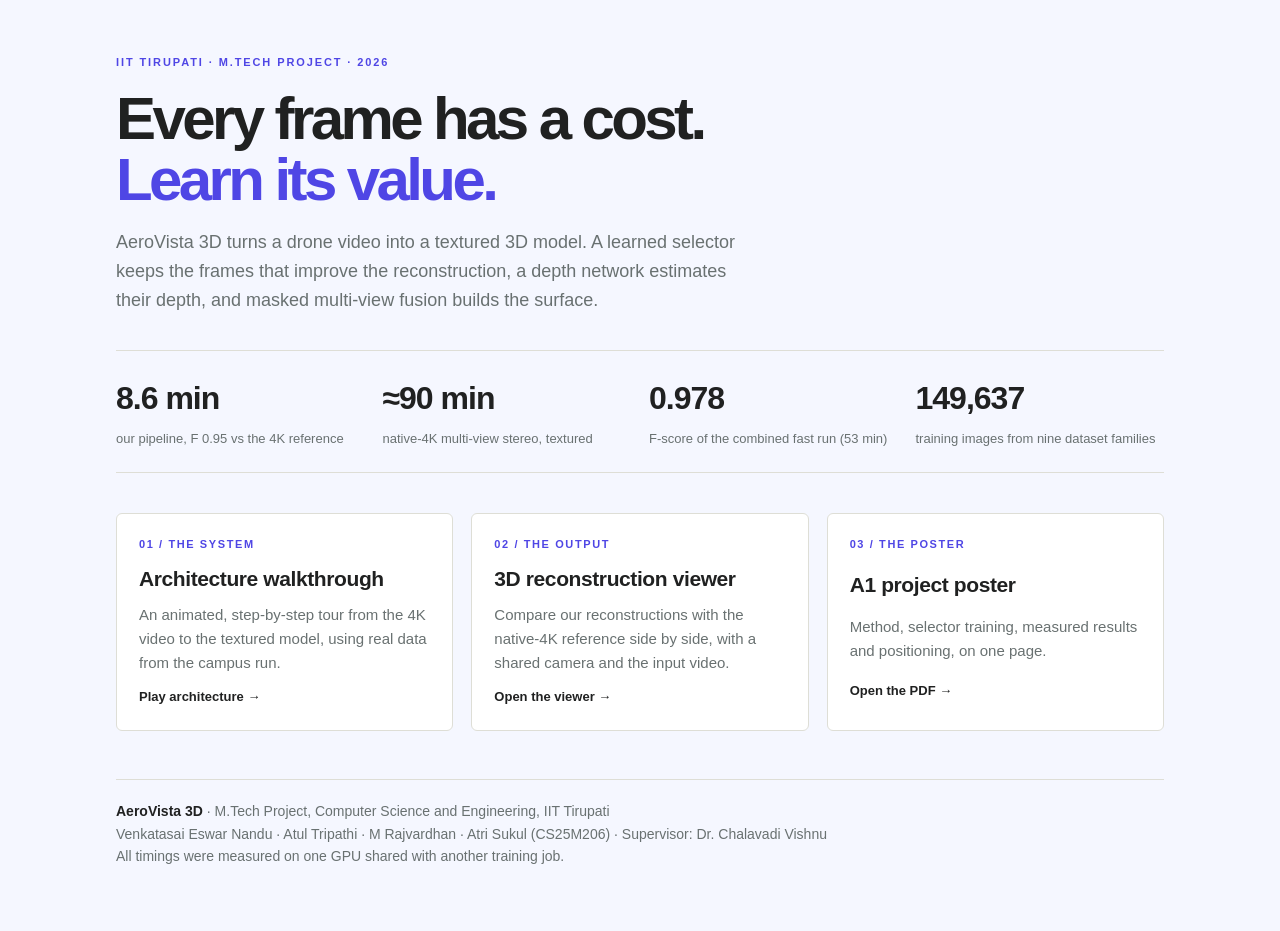
<file: legacy-index.html>
<!doctype html>
<html lang="en">
<head>
<meta charset="utf-8">
<meta name="viewport" content="width=device-width,initial-scale=1">
<title>AeroVista 3D</title>
<style>
:root{--ink:#202121;--muted:#697171;--paper:#f5f7ff;--wine:#4f46e5;--line:#deded6;--teal:#06b6d4}
*{box-sizing:border-box}
body{margin:0;background:var(--paper);color:var(--ink);font:16px/1.6 "Segoe UI",Arial,sans-serif}
.wrap{max-width:1080px;margin:0 auto;padding:48px max(16px,env(safe-area-inset-left,0px)) 64px}
.eyebrow{font-size:11px;font-weight:750;letter-spacing:1.9px;color:var(--wine);text-transform:uppercase}
h1{font-size:clamp(36px,6vw,60px);font-weight:650;letter-spacing:-.06em;line-height:1.02;margin:14px 0 18px}
h1 em{font-style:normal;color:var(--wine)}
.lead{color:var(--muted);max-width:62ch;margin:0 0 36px;font-size:18px}
.stats{display:grid;grid-template-columns:repeat(auto-fit,minmax(200px,1fr));gap:18px;border-top:1px solid var(--line);border-bottom:1px solid var(--line);padding:22px 0;margin-bottom:40px}
.stats b{display:block;font-size:32px;font-weight:600;letter-spacing:-1px}
.stats span{font-size:13px;color:var(--muted)}
.cards{display:grid;grid-template-columns:repeat(auto-fit,minmax(280px,1fr));gap:18px}
a.card{display:grid;gap:8px;text-decoration:none;color:inherit;background:#fff;border:1px solid var(--line);border-radius:6px;padding:22px}
a.card:hover{border-color:var(--wine)}
a.card:focus-visible{outline:2px solid var(--wine);outline-offset:3px}
.card .n{font-size:11px;font-weight:750;letter-spacing:1.6px;color:var(--wine)}
.card h2{margin:0;font-size:21px;font-weight:600;letter-spacing:-.4px}
.card p{margin:0;color:var(--muted);font-size:15px}
.card .go{font-size:13px;font-weight:650;margin-top:4px}
footer{margin-top:48px;padding-top:20px;border-top:1px solid var(--line);font-size:14px;color:var(--muted)}
footer strong{color:var(--ink)}
</style>
</head>
<body>
<div class="wrap">
  <span class="eyebrow">IIT Tirupati · M.Tech Project · 2026</span>
  <h1>Every frame has a cost.<br><em>Learn its value.</em></h1>
  <p class="lead">AeroVista 3D turns a drone video into a textured 3D model. A learned selector keeps the frames that improve the reconstruction, a depth network estimates their depth, and masked multi-view fusion builds the surface.</p>
  <div class="stats">
    <div><b>8.6 min</b><span>our pipeline, F 0.95 vs the 4K reference</span></div>
    <div><b>≈90 min</b><span>native-4K multi-view stereo, textured</span></div>
    <div><b>0.978</b><span>F-score of the combined fast run (53 min)</span></div>
    <div><b>149,637</b><span>training images from nine dataset families</span></div>
  </div>
  <div class="cards">
    <a class="card" href="architecture/"><span class="n">01 / THE SYSTEM</span><h2>Architecture walkthrough</h2><p>An animated, step-by-step tour from the 4K video to the textured model, using real data from the campus run.</p><span class="go">Play architecture →</span></a>
    <a class="card" href="viewer/"><span class="n">02 / THE OUTPUT</span><h2>3D reconstruction viewer</h2><p>Compare our reconstructions with the native-4K reference side by side, with a shared camera and the input video.</p><span class="go">Open the viewer →</span></a>
    <a class="card" href="poster/poster_AeroVista 3D.pdf"><span class="n">03 / THE POSTER</span><h2>A1 project poster</h2><p>Method, selector training, measured results and positioning, on one page.</p><span class="go">Open the PDF →</span></a>
  </div>
  <footer><strong>AeroVista 3D</strong> · M.Tech Project, Computer Science and Engineering, IIT Tirupati<br>Venkatasai Eswar Nandu · Atul Tripathi · M Rajvardhan · Atri Sukul (CS25M206) · Supervisor: Dr. Chalavadi Vishnu<br>All timings were measured on one GPU shared with another training job.</footer>
</div>
</body>
</html>
</file>
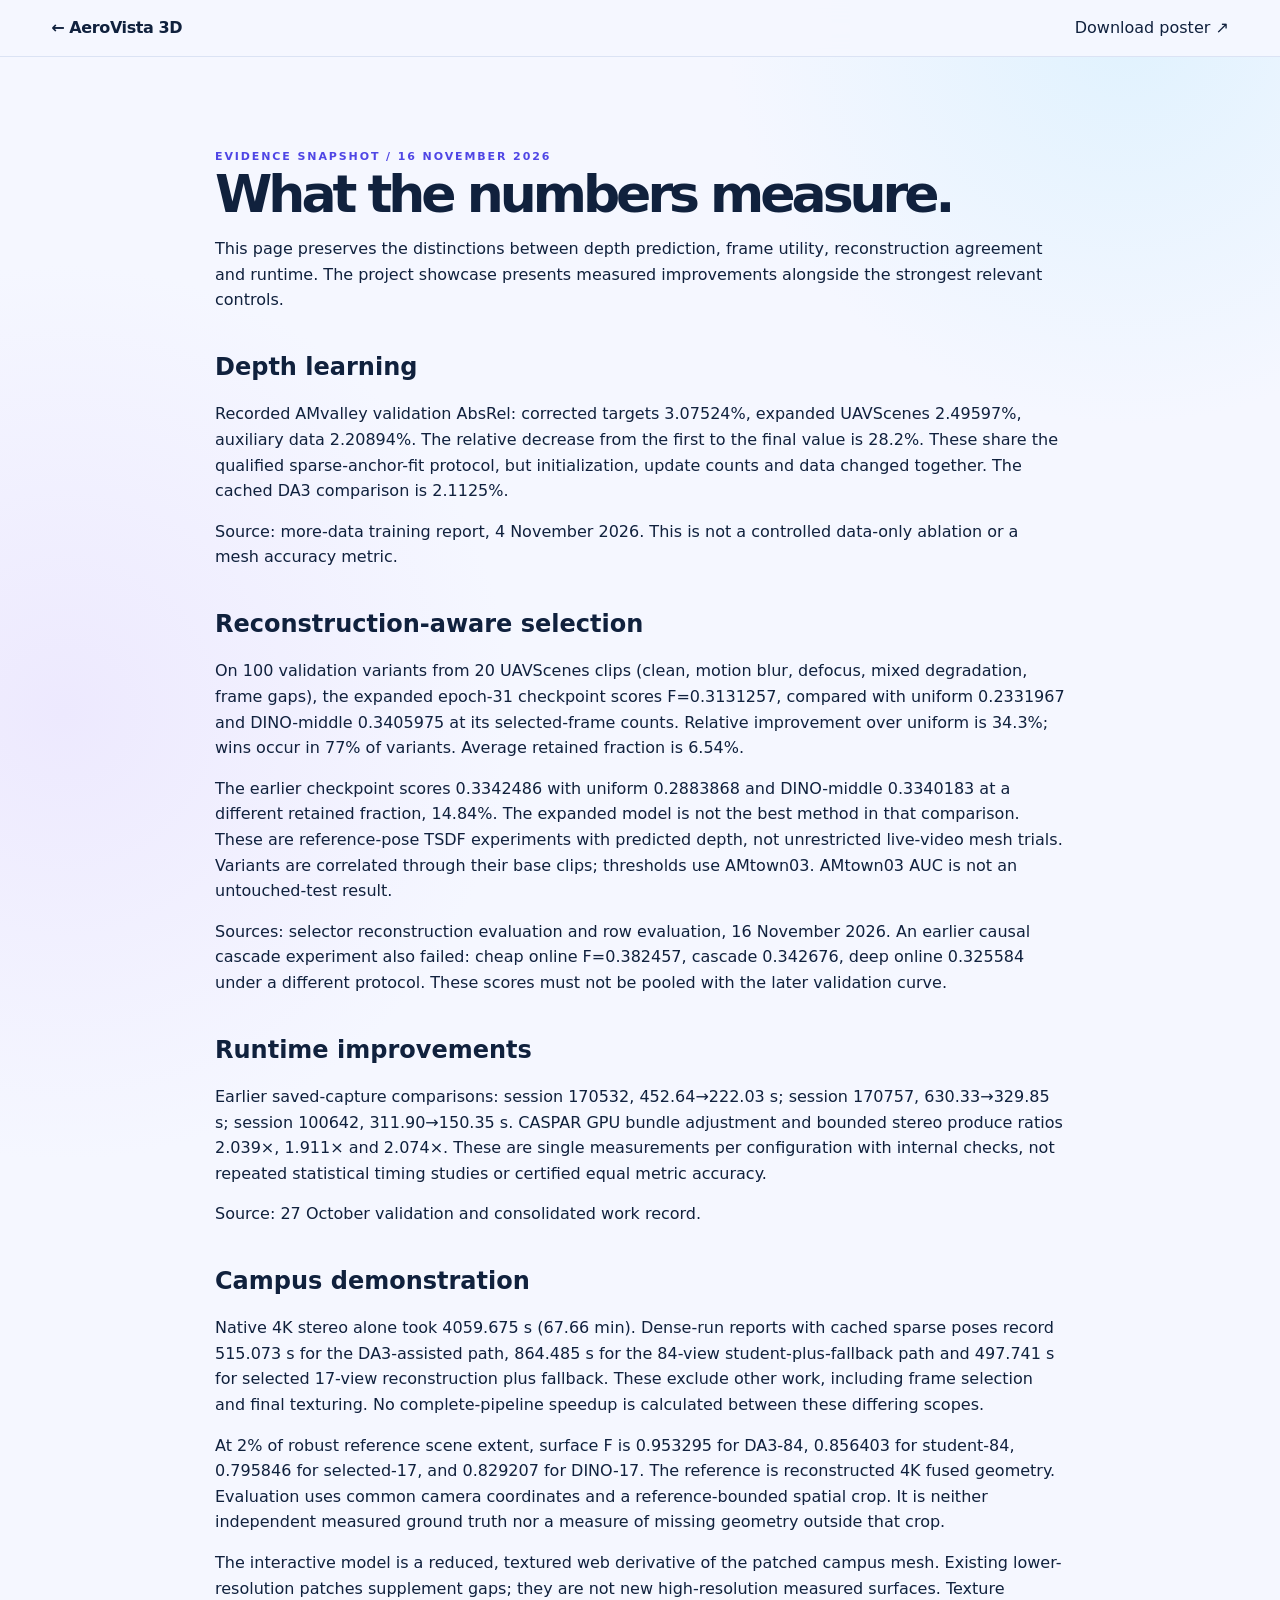
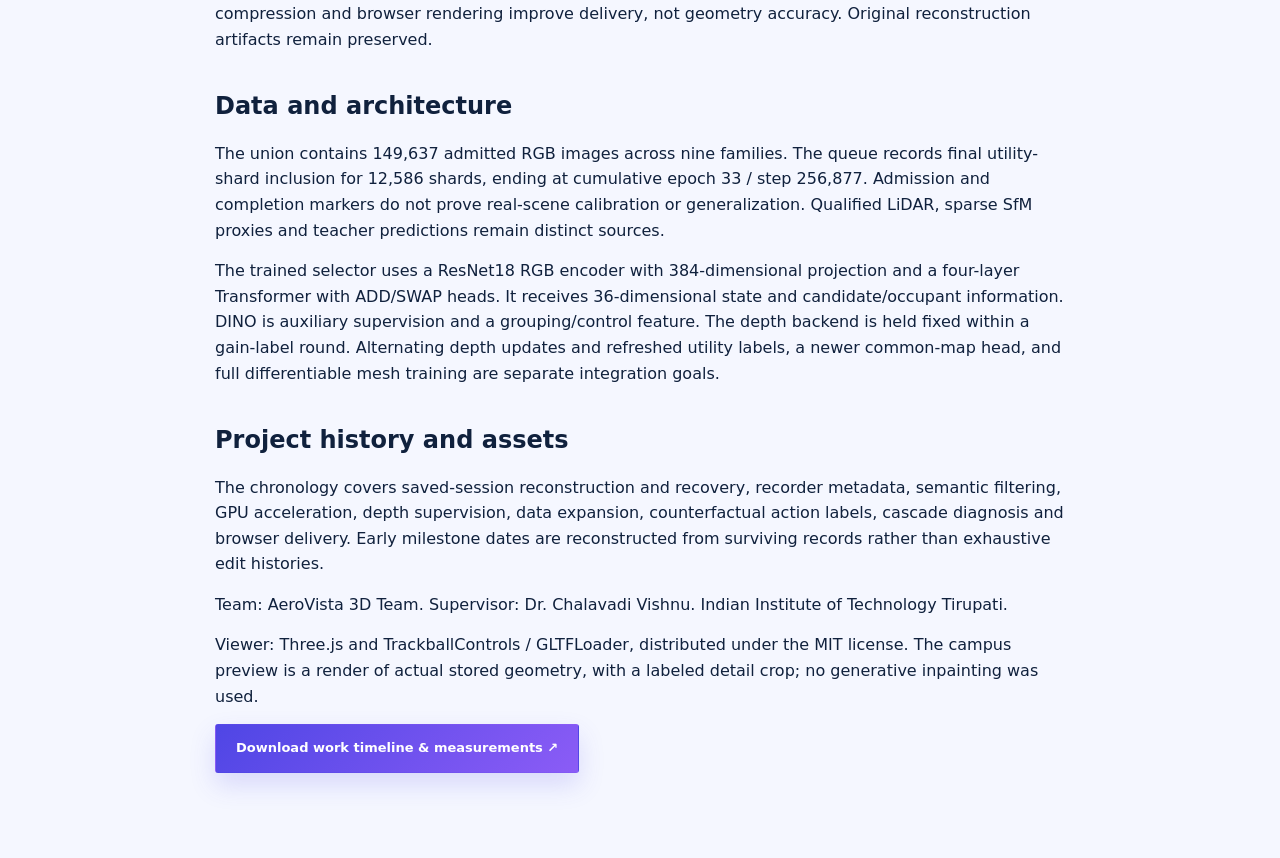
<file: methods.html>
<!doctype html><html lang="en"><head><meta charset="utf-8"><meta name="viewport" content="width=device-width,initial-scale=1"><title>AeroVista 3D</title><link rel="stylesheet" href="style.css"></head><body><header><a class="brand" href="index.html">← AeroVista 3D</a><a href="assets/poster.pdf">Download poster ↗</a></header><main class="section wrap methods"><span class="eyebrow">EVIDENCE SNAPSHOT / 16 NOVEMBER 2026</span><h1 style="font-size:52px">What the numbers measure.</h1><p>This page preserves the distinctions between depth prediction, frame utility, reconstruction agreement and runtime. The project showcase presents measured improvements alongside the strongest relevant controls.</p><h3>Depth learning</h3><p>Recorded AMvalley validation AbsRel: corrected targets 3.07524%, expanded UAVScenes 2.49597%, auxiliary data 2.20894%. The relative decrease from the first to the final value is 28.2%. These share the qualified sparse-anchor-fit protocol, but initialization, update counts and data changed together. The cached DA3 comparison is 2.1125%.</p><p>Source: more-data training report, 4 November 2026. This is not a controlled data-only ablation or a mesh accuracy metric.</p><h3>Reconstruction-aware selection</h3><p>On 100 validation variants from 20 UAVScenes clips (clean, motion blur, defocus, mixed degradation, frame gaps), the expanded epoch-31 checkpoint scores F=0.3131257, compared with uniform 0.2331967 and DINO-middle 0.3405975 at its selected-frame counts. Relative improvement over uniform is 34.3%; wins occur in 77% of variants. Average retained fraction is 6.54%.</p><p>The earlier checkpoint scores 0.3342486 with uniform 0.2883868 and DINO-middle 0.3340183 at a different retained fraction, 14.84%. The expanded model is not the best method in that comparison. These are reference-pose TSDF experiments with predicted depth, not unrestricted live-video mesh trials. Variants are correlated through their base clips; thresholds use AMtown03. AMtown03 AUC is not an untouched-test result.</p><p>Sources: selector reconstruction evaluation and row evaluation, 16 November 2026. An earlier causal cascade experiment also failed: cheap online F=0.382457, cascade 0.342676, deep online 0.325584 under a different protocol. These scores must not be pooled with the later validation curve.</p><h3>Runtime improvements</h3><p>Earlier saved-capture comparisons: session 170532, 452.64→222.03 s; session 170757, 630.33→329.85 s; session 100642, 311.90→150.35 s. CASPAR GPU bundle adjustment and bounded stereo produce ratios 2.039×, 1.911× and 2.074×. These are single measurements per configuration with internal checks, not repeated statistical timing studies or certified equal metric accuracy.</p><p>Source: 27 October validation and consolidated work record.</p><h3>Campus demonstration</h3><p>Native 4K stereo alone took 4059.675 s (67.66 min). Dense-run reports with cached sparse poses record 515.073 s for the DA3-assisted path, 864.485 s for the 84-view student-plus-fallback path and 497.741 s for selected 17-view reconstruction plus fallback. These exclude other work, including frame selection and final texturing. No complete-pipeline speedup is calculated between these differing scopes.</p><p>At 2% of robust reference scene extent, surface F is 0.953295 for DA3-84, 0.856403 for student-84, 0.795846 for selected-17, and 0.829207 for DINO-17. The reference is reconstructed 4K fused geometry. Evaluation uses common camera coordinates and a reference-bounded spatial crop. It is neither independent measured ground truth nor a measure of missing geometry outside that crop.</p><p>The interactive model is a reduced, textured web derivative of the patched campus mesh. Existing lower-resolution patches supplement gaps; they are not new high-resolution measured surfaces. Texture compression and browser rendering improve delivery, not geometry accuracy. Original reconstruction artifacts remain preserved.</p><h3>Data and architecture</h3><p>The union contains 149,637 admitted RGB images across nine families. The queue records final utility-shard inclusion for 12,586 shards, ending at cumulative epoch 33 / step 256,877. Admission and completion markers do not prove real-scene calibration or generalization. Qualified LiDAR, sparse SfM proxies and teacher predictions remain distinct sources.</p><p>The trained selector uses a ResNet18 RGB encoder with 384-dimensional projection and a four-layer Transformer with ADD/SWAP heads. It receives 36-dimensional state and candidate/occupant information. DINO is auxiliary supervision and a grouping/control feature. The depth backend is held fixed within a gain-label round. Alternating depth updates and refreshed utility labels, a newer common-map head, and full differentiable mesh training are separate integration goals.</p><h3>Project history and assets</h3><p>The chronology covers saved-session reconstruction and recovery, recorder metadata, semantic filtering, GPU acceleration, depth supervision, data expansion, counterfactual action labels, cascade diagnosis and browser delivery. Early milestone dates are reconstructed from surviving records rather than exhaustive edit histories.</p><p>Team: AeroVista 3D Team. Supervisor: Dr. Chalavadi Vishnu. Indian Institute of Technology Tirupati.</p><p>Viewer: Three.js and TrackballControls / GLTFLoader, distributed under the MIT license. The campus preview is a render of actual stored geometry, with a labeled detail crop; no generative inpainting was used.</p><p><a class="button primary" href="assets/work-and-measurements.pdf">Download work timeline & measurements ↗</a></p></main></body></html>
</file>
<file: style.css>
:root{--ink:#202121;--muted:#697171;--paper:#f9f8f4;--wine:#800000;--line:#deded6;--teal:#257e6d}*{box-sizing:border-box}html{scroll-behavior:smooth;scroll-padding-top:90px}body{margin:0;background:var(--paper);color:var(--ink);font:16px/1.6 'Segoe UI',Arial,sans-serif}a{color:inherit;text-decoration:none}button,a,input{touch-action:manipulation}button{font:inherit;cursor:pointer}button:focus-visible,a:focus-visible,summary:focus-visible{outline:3px solid #009fbb;outline-offset:5px}.skip{position:fixed;top:-100px;left:10px;z-index:100;background:white;padding:10px}.skip:focus{top:10px}header{position:sticky;top:0;z-index:20;display:flex;align-items:center;justify-content:space-between;gap:20px;padding:19px 4vw;background:#f9f8f4f5;border-bottom:1px solid var(--line);backdrop-filter:blur(12px)}.brand{display:flex;gap:13px;align-items:center;font-weight:750;letter-spacing:-.4px}.brand-mark{background:var(--wine);color:white;padding:3px 8px;font-size:20px}.brand-mark span{opacity:.65}nav{display:flex;gap:26px;font-size:13px;font-weight:650}nav a:hover{color:var(--wine)}.wrap{width:min(1220px,92%);margin:auto}.hero{padding-top:55px}.eyebrow{font-size:11px;font-weight:750;letter-spacing:1.9px;color:var(--wine);text-transform:uppercase}.dot{display:inline-block;height:7px;width:7px;background:var(--wine);border-radius:100%;margin-right:8px}.hero-grid{display:grid;grid-template-columns:1.15fr 1fr;align-items:center;gap:70px;margin:22px 0 40px}h1,h2,h3,p{margin:0}h1{font-size:clamp(46px,5.8vw,80px);line-height:1.04;letter-spacing:-4px;font-weight:650}h1 em{font-family:Georgia,serif;font-weight:400;color:var(--wine)}.hero-copy>p{font-size:19px;line-height:1.7}.small,small{font-size:12px;line-height:1.6;color:var(--muted)}.hero-copy .small{font-size:12px;margin-top:22px;max-width:370px}.actions{display:flex;align-items:center;gap:22px;flex-wrap:wrap;margin-top:25px}.button{display:inline-flex;align-items:center;gap:20px;padding:13px 20px;border:1px solid var(--line);background:transparent;border-radius:3px;font-weight:650;font-size:13px}.primary{background:var(--wine);color:white;border-color:var(--wine)}.primary:hover{background:#a11313}.text-link{font-size:13px;border-bottom:1px solid var(--ink)}.hero-image{position:relative;background:black;overflow:hidden}.hero-image img{width:100%;height:auto;display:block}.image-label,.image-note{position:absolute;bottom:15px;background:#101111bf;color:#fff;padding:5px 12px;font-size:10px;letter-spacing:1px}.image-label{left:15px}.image-note{right:15px}.headline-stats{display:grid;grid-template-columns:repeat(3,1fr);border-bottom:1px solid var(--line);padding:35px 0;gap:30px}.headline-stats>div{padding-right:20px;border-right:1px solid var(--line)}.headline-stats>div:last-child{border:0}.headline-stats strong{font-size:43px;font-weight:600;letter-spacing:-1.8px}.headline-stats strong span{font-size:24px}.headline-stats p{font-size:13px;margin-top:7px}.section{padding-top:85px;padding-bottom:85px}.section-top{display:flex;align-items:center;justify-content:space-between;gap:20px;margin-bottom:22px}.section-top>a{font-size:12px;text-decoration:underline}.tag{font-size:11px;border:1px solid var(--line);padding:4px 10px;border-radius:20px;color:var(--muted)}h2{font-size:clamp(32px,4vw,49px);font-weight:550;line-height:1.13;letter-spacing:-1.8px;margin:18px 0 24px}.intro{max-width:740px;color:var(--muted);font-size:17px}.flow-controls{display:flex;align-items:center;gap:20px;margin:30px 0 18px}.flow-controls>span{font-size:12px;color:var(--muted)}.flow{display:grid;grid-template-columns:repeat(6,1fr);gap:8px}.stage{border:1px solid var(--line);background:transparent;text-align:left;padding:18px 13px;min-width:0}.stage b{font-size:12px;color:var(--wine);display:block;margin-bottom:20px}.stage strong{font-size:14px;display:block}.stage small{display:block;font-size:10px;margin-top:5px}.stage.active{background:var(--wine);color:white;border-color:var(--wine)}.stage.active b,.stage.active small{color:#f0cbcb}.stage-description{display:flex;gap:25px;padding:24px 0 30px;border-bottom:1px solid var(--line);min-height:138px}.stage-description>span{font-size:40px;line-height:1.2;color:#b5b7b1}.stage-description h3{font-size:19px}.stage-description p{font-size:14px;max-width:800px;color:var(--muted);margin-top:6px}.training-grid{display:grid;grid-template-columns:1fr 1fr;gap:70px;margin-top:35px}.equation{font:32px Georgia,serif;color:var(--wine);margin:20px 0}.training-grid p{font-size:14px;margin-top:12px}.training-grid .small{font-size:12px}.training-spec{border-left:2px solid var(--wine);padding-left:25px}.training-spec h3{font-size:19px}ul{padding-left:18px}li{margin:10px 0;font-size:14px}.results{background:#ededE7}.tabs{display:flex;gap:10px;margin-top:35px;border-bottom:1px solid #cbcfc6}.tabs button{border:0;background:none;padding:13px 20px;font-size:14px;border-bottom:3px solid transparent}.tabs button[aria-selected=true]{border-bottom-color:var(--wine);color:var(--wine);font-weight:700}.result-panel{display:grid;grid-template-columns:1fr 1.15fr;gap:70px;padding-top:36px;min-height:320px}.result-panel[hidden]{display:none}.result-kicker{font-size:10px;font-weight:700;letter-spacing:1.2px;color:var(--wine)}.result-panel h3{font-size:33px;font-weight:550;line-height:1.18;letter-spacing:-.9px;margin:15px 0}.result-panel p{font-size:14px;margin:15px 0}.result-panel .small{font-size:12px}.bar-chart{padding:18px 0}.bar-row{margin:0 0 23px}.bar-row>span{font-size:13px}.bar-row>div{height:37px;display:flex;align-items:center;gap:9px;margin-top:5px}.bar-row i{display:block;background:var(--wine);height:28px}.bar-row b{font-size:13px;font-weight:600}.table-scroll{overflow-x:auto}table{width:100%;border-collapse:collapse;font-size:13px;text-align:left}caption{text-align:left;font-size:12px;color:var(--muted);padding-bottom:15px}td,th{padding:12px 9px;border-bottom:1px solid var(--line)}th{font-size:11px;text-transform:uppercase;letter-spacing:.4px}td:last-child,th:last-child{text-align:right}.highlight{background:#8000000a;color:var(--wine);font-weight:700}.viewer{margin-top:30px;background:#000;position:relative;min-height:340px;aspect-ratio:2.1;overflow:hidden}.viewer>img{height:100%;width:100%;object-fit:cover;position:absolute;inset:0}.viewer-overlay{position:absolute;inset:0;display:flex;align-items:center;justify-content:center;flex-direction:column;gap:12px;background:#0003}.viewer-overlay>span{background:#000b;color:white;padding:4px 10px;font-size:12px}#canvas-host{position:absolute;inset:0}canvas{display:block}#viewer-tools{position:absolute;bottom:15px;left:15px;display:flex;gap:8px}#viewer-tools[hidden]{display:none}#viewer-tools button{background:#171b20;color:#fff;border:1px solid #444;padding:8px 12px;font-size:12px;border-radius:4px}#viewer-status{font-size:13px;margin:12px 0}details{border-top:1px solid var(--line);border-bottom:1px solid var(--line);padding:20px 0;margin-top:27px}summary{cursor:pointer;font-weight:650;font-size:15px}details table{margin:20px 0}details p{max-width:950px}.data-section{background:#191c1b;color:#f7f8f2}.data-grid{display:grid;grid-template-columns:1fr 1fr;gap:100px}.data-section .eyebrow{color:#e7a4a4}.data-section h2{margin-top:25px}.data-section p{margin:20px 0;color:#c0c9c2;font-size:15px}.data-section .small,.data-section caption{color:#9caaa1;font-size:12px}.data-section td,.data-section th{border-color:#38413b}.data-section tfoot{color:#efb0a8}.timeline{border-left:1px solid #c9ccc3;margin-top:45px;padding-left:32px;display:grid;grid-template-columns:1fr 1fr;gap:34px 50px}.timeline article{position:relative}.timeline article:before{content:'';position:absolute;left:-37px;top:8px;width:9px;height:9px;background:var(--wine);border-radius:50%}.timeline time{color:var(--wine);font-size:10px;font-weight:750;letter-spacing:1px}.timeline h3{font-size:20px;margin:8px 0}.timeline p{color:var(--muted);font-size:14px}.next{margin-top:50px;padding:30px;background:#eeeee7;border-left:3px solid var(--wine)}.next h3{font-size:24px;margin:12px 0}.next p{max-width:900px;font-size:14px}.downloads{background:#eeeae1}.download-grid{display:grid;grid-template-columns:repeat(3,1fr);gap:18px;margin-top:35px}.download{border-top:2px solid var(--wine);padding:22px 0;display:flex;flex-direction:column;gap:15px}.download>span{font-size:10px;letter-spacing:1px;color:var(--muted)}.download strong{font-size:19px;font-weight:600}.download:hover strong{color:var(--wine)}footer{display:flex;justify-content:space-between;align-items:center;gap:30px;padding:40px 0;font-size:12px}footer>div{display:flex;gap:25px;align-items:center}footer img{width:82px;height:auto}footer p{line-height:1.8}.methods{max-width:850px}.methods h3{margin-top:35px;font-size:24px}.methods p{margin-top:15px}.methods li{font-size:16px}
@media(max-width:850px){nav{gap:14px}nav a{font-size:11px}.hero-grid{gap:30px}h1{letter-spacing:-2.5px}.hero-copy>p{font-size:16px}.flow{grid-template-columns:repeat(3,1fr)}.training-grid,.result-panel{gap:30px}.data-grid{gap:40px}.headline-stats strong{font-size:32px}.download strong{font-size:16px}}
@media(max-width:600px){header{padding:15px 4%;flex-wrap:wrap;gap:12px;position:relative}nav{width:100%;justify-content:space-between}.hero{padding-top:33px}.hero-grid{grid-template-columns:1fr;gap:25px}h1{font-size:54px}.hero-image img{height:240px;object-fit:cover}.image-note{display:none}.headline-stats{gap:12px}.headline-stats strong{font-size:26px}.headline-stats strong span{font-size:15px}.headline-stats p{font-size:11px}.headline-stats small{font-size:10px}.section{padding-top:55px;padding-bottom:55px}h2{font-size:35px}.section-top{align-items:flex-start}.training-grid,.result-panel,.data-grid{grid-template-columns:1fr}.flow-controls{flex-wrap:wrap;gap:10px}.stage{padding:13px 9px}.stage strong{font-size:12px}.stage b{margin-bottom:10px}.stage small{font-size:9px}.tabs button{font-size:12px;padding:12px 9px}.tabs{gap:0}.viewer{min-height:320px;aspect-ratio:1.1}.timeline{grid-template-columns:1fr}.download-grid{grid-template-columns:1fr;gap:0}footer{flex-direction:column;align-items:flex-start}.result-panel{gap:10px}.hero-copy .small{max-width:100%}.intro{font-size:15px}}
@media(prefers-reduced-motion:reduce){html{scroll-behavior:auto}}

/* Keep retry controls above an already displayed partial model. */
.viewer-overlay{z-index:3}

.architecture-legend{display:flex;flex-wrap:wrap;gap:10px;margin:24px 0 18px;font-size:12px;font-weight:650}
.architecture-legend span{padding:5px 10px;border-left:5px solid var(--role);background:var(--tint)}
.role-pose,[data-role="pose"]{--role:#225b9b;--tint:#eaf2fc}
.role-selector,[data-role="selector"]{--role:#800000;--tint:#f9eaea}
.role-depth,[data-role="depth"]{--role:#97500c;--tint:#fff2dd}
.role-fusion,[data-role="fusion"]{--role:#176c58;--tint:#e5f5ef}
.role-export,[data-role="export"]{--role:#674195;--tint:#f2ecfb}
.stage[data-role]{background:var(--tint);border-top:5px solid var(--role);color:var(--role)}
.stage[data-role] small{color:#3c4347}.stage[data-role].active{box-shadow:inset 0 0 0 2px var(--role);background:var(--tint);color:var(--role)}
.action-equations{display:grid;gap:12px;margin:16px 0}.action-equations>div{border-left:3px solid #800000;padding:8px 12px;background:#f9eeee;min-width:0}
.action-equations b{font-size:13px;display:block}.action-equations code{display:block;font-size:clamp(10px,1.4vw,15px);white-space:normal;overflow-wrap:anywhere}
.walkthrough-panel{margin-top:36px;padding-top:24px;border-top:1px solid var(--line)}.walkthrough-panel h3{font-size:25px}.walkthrough-panel .button{margin:16px 0}.walkthrough-frame{width:100%;height:790px;border:1px solid var(--line);border-radius:6px;background:var(--paper)}
@media(max-width:600px){.walkthrough-frame{height:720px}}

.walkthrough-frame{display:block;overflow:hidden;height:900px}

/* Match utility equations to selector blocks 2–3 and the evaluation note to fusion block 5. */
.action-equations,.action-equations code,.selector-equation-key{color:#800000}.selector-equation-key{font-size:13px;font-weight:650}.fusion-equation-key{color:#176c58}

.seva-header{display:flex;align-items:center;margin-right:auto}.seva-header img{width:58px;height:58px;object-fit:contain}footer .seva-footer{width:85px;height:auto}@media(max-width:600px){.seva-header{margin-right:0;margin-left:auto}.seva-header img{width:48px;height:48px}}

/* AeroVista visual refresh: indigo for intelligence, cyan for geometry. */
:root{--ink:#10213d;--muted:#64748b;--paper:#f5f7ff;--wine:#4f46e5;--line:#dbe3f4;--teal:#06b6d4;--violet:#8b5cf6;--glow:#e0e7ff}
body{background:radial-gradient(circle at 88% 1%,#e0f2fe 0,transparent 25rem),radial-gradient(circle at 5% 29%,#ede9fe 0,transparent 28rem),var(--paper);font-family:Inter,ui-sans-serif,system-ui,-apple-system,'Segoe UI',Arial,sans-serif}
header{padding-block:15px;background:#f5f7fff0;backdrop-filter:blur(18px)}
.brand-mark,.primary{background:linear-gradient(135deg,var(--wine),var(--violet));border-color:transparent;box-shadow:0 12px 26px #4f46e52b}.primary:hover{background:linear-gradient(135deg,#4338ca,#7c3aed);transform:translateY(-1px)}
.hero{padding-top:72px}.hero-grid{padding:36px;border:1px solid #e1e7f8;border-radius:22px;background:linear-gradient(125deg,#ffffffdc,#f1f5ffbd);box-shadow:0 24px 60px #263a7d12}.hero-image{border-radius:16px;box-shadow:0 18px 40px #12275a24}.hero-image:after{content:'';position:absolute;inset:0;pointer-events:none;background:linear-gradient(135deg,#4f46e51a,transparent 42%)}
.headline-stats{border-bottom:0}.headline-stats>div{border-right-color:#d9e3f8}.section{position:relative}.section-top{margin-bottom:26px}.tag{background:#fff;border-color:#dce7fb}.stage{border-radius:10px;transition:transform .2s,box-shadow .2s,border-color .2s}.stage:hover{transform:translateY(-4px);box-shadow:0 12px 26px #263a7d18;border-color:#a5b4fc}.stage.active{background:linear-gradient(135deg,var(--wine),var(--violet));border-color:transparent;box-shadow:0 12px 28px #4f46e533}.results{background:linear-gradient(135deg,#edf5ff,#f3f0ff)}.viewer{border-radius:18px;border:1px solid #27375c;box-shadow:0 24px 60px #0f172a44}.viewer-overlay{background:linear-gradient(135deg,#11182770,#312e8170)}.data-section{background:radial-gradient(circle at 75% 10%,#203467,#0b1530 64%)}.download{padding:24px 18px;border:1px solid transparent;border-top:3px solid var(--wine);border-radius:10px;background:#fff;transition:transform .2s,box-shadow .2s}.download:hover{transform:translateY(-4px);box-shadow:0 18px 36px #263a7d18}.next{border-radius:10px;background:#eef2ff}footer{border-top:1px solid var(--line)}
.role-selector,[data-role="selector"]{--role:#4f46e5;--tint:#eef2ff}.action-equations>div{border-left-color:#4f46e5;background:#eef2ff}.action-equations,.action-equations code,.selector-equation-key{color:#4f46e5}.fusion-equation-key{color:#0891b2}
.seva-header,.seva-footer{display:none!important}
</file>
